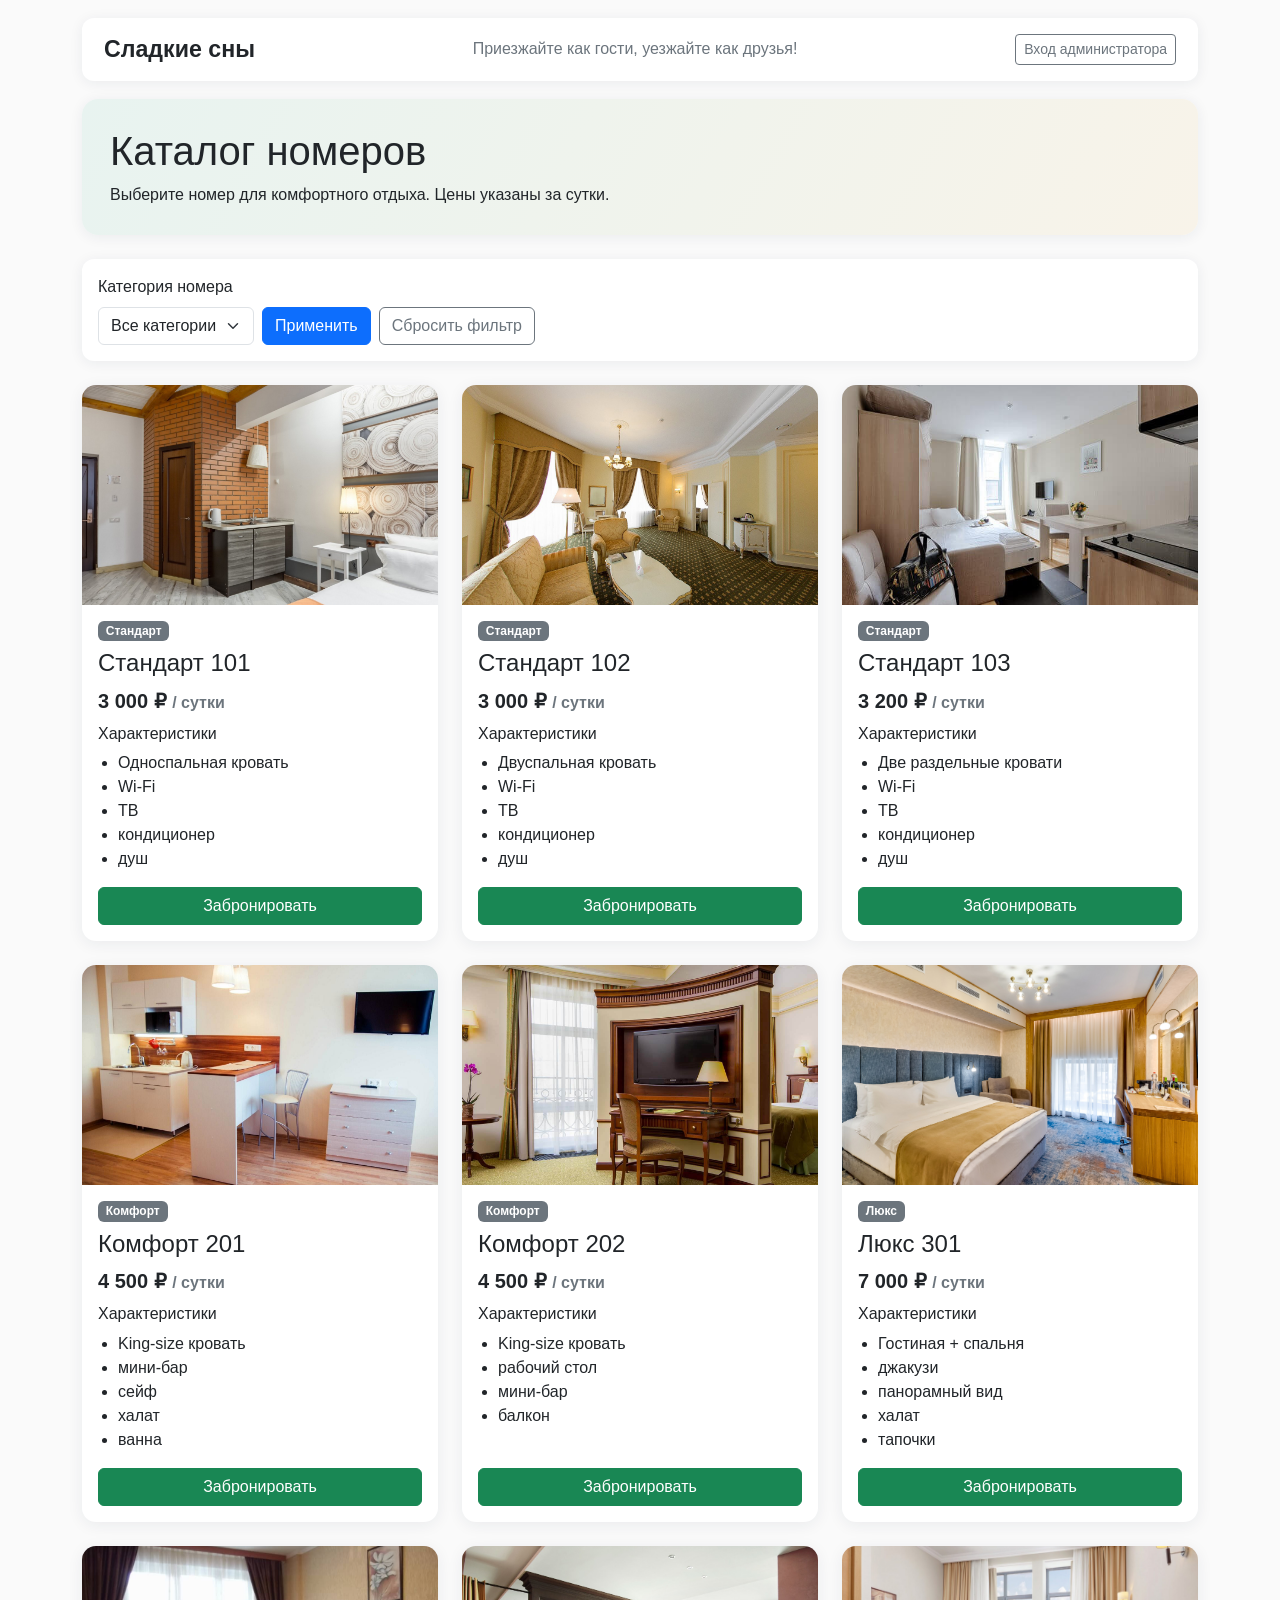
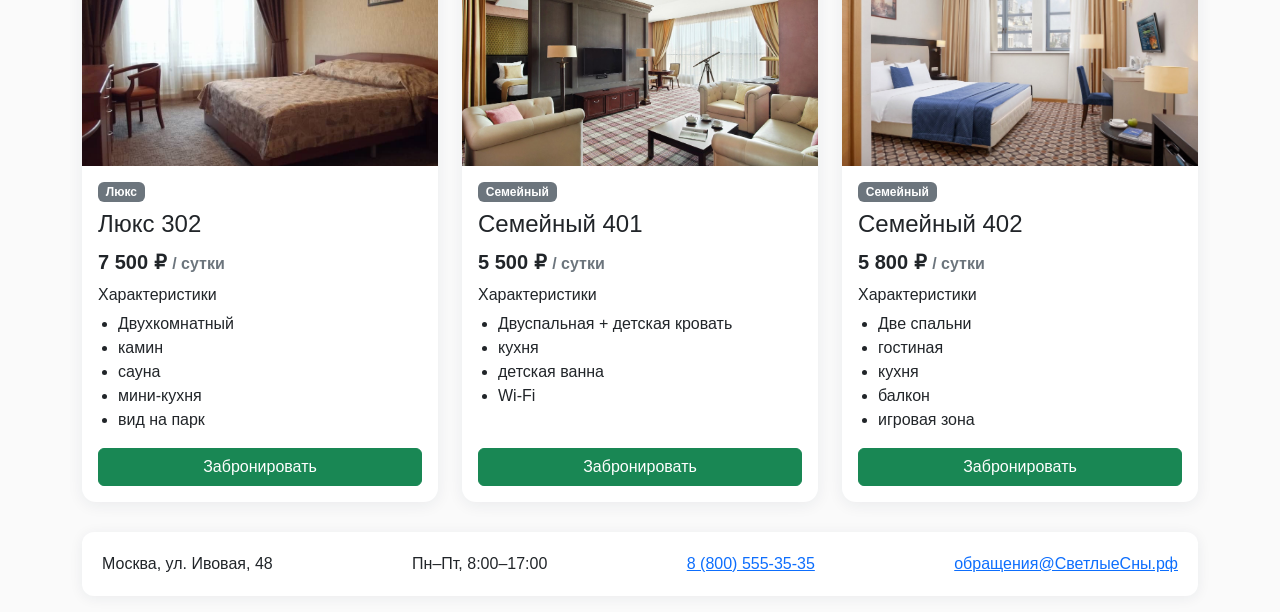
<file: index.html>
<!doctype html>
<html lang="ru">
<head>
<meta charset="utf-8">
<meta name="viewport" content="width=device-width,initial-scale=1">
<title>Сладкие сны — каталог номеров</title>
<link rel="stylesheet" href="https://cdn.jsdelivr.net/npm/bootstrap@5.3.2/dist/css/bootstrap.min.css">
<link rel="stylesheet" href="css/site.css">
<style>
body{background:#fafafa;font-family:Arial,sans-serif}
.site-header,footer,.panel,.hero{background:#fff;border-radius:12px;box-shadow:0 2px 14px rgba(23,43,77,.07)}
.site-header{margin:18px 0;padding:14px 22px}
.brand{font-size:1.45rem;font-weight:700;color:#212529;text-decoration:none}
.hero{background:linear-gradient(120deg,#e8f3f0,#f8f3e9);border-radius:16px;padding:28px;margin-bottom:24px}
.room-card{border:0;border-radius:14px;overflow:hidden;box-shadow:0 3px 16px rgba(23,43,77,.07);height:100%;transition:transform .3s}
.room-card:hover{transform:translateY(-5px)}
.room-card img{height:220px;object-fit:cover;background:#eee}
.room-card .card-body{display:flex;flex-direction:column}
.room-card .card-body ul{padding-left:20px}
.room-card .btn{margin-top:auto}
footer{margin:30px 0 16px;padding:20px}
.muted{color:#6c757d}
</style>
</head>
<body class="container">

<header class="site-header d-flex flex-wrap align-items-center justify-content-between gap-2">
  <a class="brand" href="index.html">Сладкие сны</a>
  <span class="muted">Приезжайте как гости, уезжайте как друзья!</span>
  <nav><a class="btn btn-outline-secondary btn-sm" href="login.html">Вход администратора</a></nav>
</header>

<section class="hero">
  <h1>Каталог номеров</h1>
  <p class="mb-0">Выберите номер для комфортного отдыха. Цены указаны за сутки.</p>
</section>

<form class="panel p-3 mb-4 d-flex flex-wrap align-items-end gap-2" id="filterForm">
  <div>
    <label class="form-label" for="category">Категория номера</label>
    <select class="form-select" id="category" name="category">
      <option value="0">Все категории</option>
      <option value="1">Стандарт</option>
      <option value="2">Комфорт</option>
      <option value="3">Люкс</option>
      <option value="4">Семейный</option>
    </select>
  </div>
  <button class="btn btn-primary" type="submit">Применить</button>
  <a class="btn btn-outline-secondary" href="index.html">Сбросить фильтр</a>
</form>

<div class="row g-4" id="roomsGrid"></div>

<footer class="d-flex flex-wrap justify-content-between gap-3">
  <span>Москва, ул. Ивовая, 48</span>
  <span>Пн–Пт, 8:00–17:00</span>
  <a href="tel:88005553535">8 (800) 555-35-35</a>
  <a href="mailto:обращения@СветлыеСны.рф">обращения@СветлыеСны.рф</a>
</footer>

<script>
const ROOMS = [
  {id:1,name:"Стандарт 101",category:"Стандарт",categoryId:1,price:3000,image:"img/room1.jpg",desc:"Односпальная кровать; Wi-Fi; ТВ; кондиционер; душ"},
  {id:2,name:"Стандарт 102",category:"Стандарт",categoryId:1,price:3000,image:"img/room2.jpg",desc:"Двуспальная кровать; Wi-Fi; ТВ; кондиционер; душ"},
  {id:3,name:"Стандарт 103",category:"Стандарт",categoryId:1,price:3200,image:"img/room3.jpg",desc:"Две раздельные кровати; Wi-Fi; ТВ; кондиционер; душ"},
  {id:4,name:"Комфорт 201",category:"Комфорт",categoryId:2,price:4500,image:"img/room4.jpg",desc:"King-size кровать; мини-бар; сейф; халат; ванна"},
  {id:5,name:"Комфорт 202",category:"Комфорт",categoryId:2,price:4500,image:"img/room5.jpg",desc:"King-size кровать; рабочий стол; мини-бар; балкон"},
  {id:6,name:"Люкс 301",category:"Люкс",categoryId:3,price:7000,image:"img/room6.jpg",desc:"Гостиная + спальня; джакузи; панорамный вид; халат; тапочки"},
  {id:7,name:"Люкс 302",category:"Люкс",categoryId:3,price:7500,image:"img/room7.jpg",desc:"Двухкомнатный; камин; сауна; мини-кухня; вид на парк"},
  {id:8,name:"Семейный 401",category:"Семейный",categoryId:4,price:5500,image:"img/room8.jpg",desc:"Двуспальная + детская кровать; кухня; детская ванна; Wi-Fi"},
  {id:9,name:"Семейный 402",category:"Семейный",categoryId:4,price:5800,image:"img/room9.jpg",desc:"Две спальни; гостиная; кухня; балкон; игровая зона"}
];

function fmt(n){return n.toLocaleString('ru-RU')+' ₽';}
function esc(s){return String(s).replace(/[&<>"']/g,c=>({'&':'&amp;','<':'&lt;','>':'&gt;','"':'&quot;',"'":'&#39;'}[c]));}

function render(catId){
  const grid=document.getElementById('roomsGrid');
  const list=catId?ROOMS.filter(r=>r.categoryId===catId):ROOMS;
  if(!list.length){grid.innerHTML='<div class="alert alert-info">Номера этой категории пока не добавлены.</div>';return;}
  grid.innerHTML=list.map(r=>{
    const feats=r.desc.split(';').map(f=>`<li>${esc(f.trim())}</li>`).join('');
    return `<div class="col-md-6 col-lg-4"><article class="card room-card">
      <img src="${esc(r.image)}" class="card-img-top" alt="${esc(r.name)}" onerror="this.style.background='#ccc';this.alt='Фото не загружено'">
      <div class="card-body">
        <span class="badge text-bg-secondary align-self-start">${esc(r.category)}</span>
        <h2 class="h4 mt-2">${esc(r.name)}</h2>
        <div class="fs-5 fw-bold mb-2">${fmt(r.price)} <small class="muted fs-6">/ сутки</small></div>
        <h3 class="h6">Характеристики</h3>
        <ul>${feats}</ul>
        <a class="btn btn-success" href="booking.html?room=${r.id}">Забронировать</a>
      </div></article></div>`;
  }).join('');
}

document.getElementById('filterForm').addEventListener('submit',e=>{
  e.preventDefault();
  render(parseInt(document.getElementById('category').value,10)||0);
});

const params=new URLSearchParams(location.search);
const initCat=parseInt(params.get('category')||'0',10);
if(initCat) document.getElementById('category').value=initCat;
render(initCat);
</script>
</body>
</html>
</file>
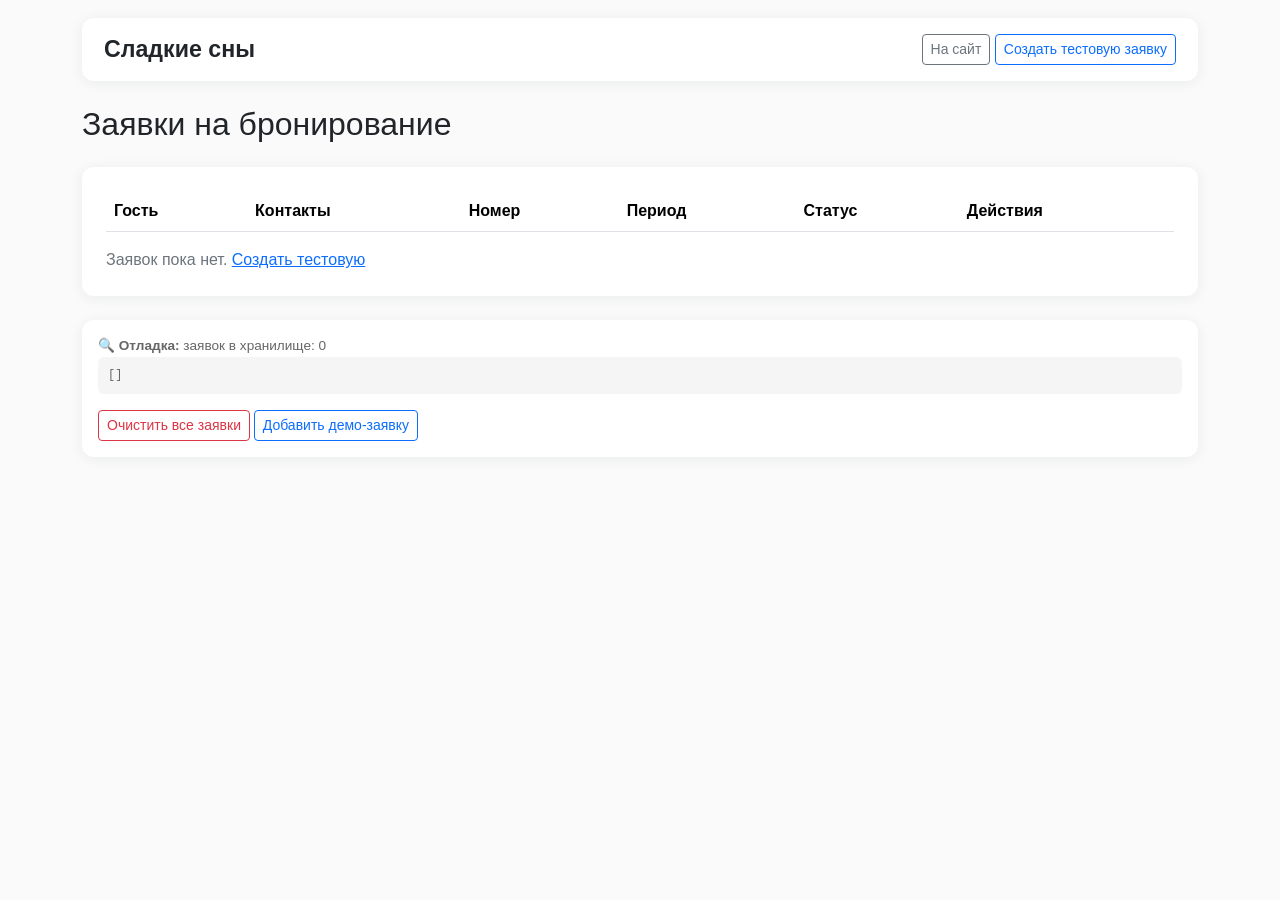
<file: admin.html>
<!doctype html>
<html lang="ru">
<head>
<meta charset="utf-8">
<meta name="viewport" content="width=device-width,initial-scale=1">
<title>Панель администратора</title>
<link rel="stylesheet" href="https://cdn.jsdelivr.net/npm/bootstrap@5.3.2/dist/css/bootstrap.min.css">
<style>
body{background:#fafafa;font-family:Arial,sans-serif}
.site-header,.panel,.debug-box{background:#fff;border-radius:12px;box-shadow:0 2px 14px rgba(23,43,77,.07)}
.site-header{margin:18px 0;padding:14px 22px}
.brand{font-size:1.45rem;font-weight:700;color:#212529;text-decoration:none}
.panel{margin:24px 0;padding:24px}
.debug-box{margin:24px 0;padding:16px;font-size:.85rem;color:#666}
.debug-box pre{background:#f5f5f5;padding:10px;border-radius:6px;overflow:auto;max-height:200px}
.status{display:inline-block;padding:4px 9px;border-radius:20px;font-size:.85rem}
.status-pending{background:#fff3cd;color:#664d03}
.status-approved{background:#d1e7dd;color:#0f5132}
.status-rejected{background:#f8d7da;color:#842029}
footer{margin:30px 0 16px;padding:20px;background:#fff;border-radius:12px}
.muted{color:#6c757d}
</style>
</head>
<body class="container">

<header class="site-header d-flex justify-content-between align-items-center">
  <a class="brand" href="index.html">Сладкие сны</a>
  <div>
    <a href="index.html" class="btn btn-outline-secondary btn-sm">На сайт</a>
    <a href="booking.html?room=1" class="btn btn-outline-primary btn-sm">Создать тестовую заявку</a>
  </div>
</header>

<main>
  <h1 class="h2 my-4">Заявки на бронирование</h1>

  <div class="panel">
    <div class="table-responsive">
      <table class="table table-hover">
        <thead><tr><th>Гость</th><th>Контакты</th><th>Номер</th><th>Период</th><th>Статус</th><th>Действия</th></tr></thead>
        <tbody id="bookingsBody"></tbody>
      </table>
    </div>
    <p id="emptyMsg" class="muted mb-0 d-none">Заявок пока нет. <a href="booking.html?room=1">Создать тестовую</a></p>
  </div>

  <div class="debug-box">
    <strong>🔍 Отладка:</strong> заявок в хранилище: <span id="debugCount">0</span>
    <pre id="debugData">[]</pre>
    <button class="btn btn-sm btn-outline-danger" onclick="if(confirm('Удалить все заявки?')){localStorage.removeItem('hotel_bookings');location.reload();}">Очистить все заявки</button>
    <button class="btn btn-sm btn-outline-primary" onclick="addDemo()">Добавить демо-заявку</button>
  </div>
</main>

<script>
const STATUS = {pending:"На рассмотрении", approved:"Одобрена", rejected:"Отклонена"};

function esc(s){return String(s).replace(/[&<>"']/g,c=>({'&':'&amp;','<':'&lt;','>':'&gt;','"':'&quot;',"'":'&#39;'}[c]));}
function fmtDate(s){if(!s)return '';const [y,m,d]=s.split('-');return `${d}.${m}.${y}`;}

function updateDebug(){
  const data = JSON.parse(localStorage.getItem('hotel_bookings') || '[]');
  document.getElementById('debugCount').textContent = data.length;
  document.getElementById('debugData').textContent = JSON.stringify(data, null, 2);
}

function render(){
  const bookings = JSON.parse(localStorage.getItem('hotel_bookings') || '[]');
  const tbody = document.getElementById('bookingsBody');
  const emptyMsg = document.getElementById('emptyMsg');

  updateDebug();

  if(!bookings.length){
    emptyMsg.classList.remove('d-none');
    tbody.innerHTML = '';
    return;
  }

  emptyMsg.classList.add('d-none');
  tbody.innerHTML = bookings.map(b=>`
    <tr>
      <td>${esc(b.last_name+' '+b.first_name)}</td>
      <td>${esc(b.phone)}<br><small>${esc(b.email)}</small></td>
      <td>${esc(b.room)}<br><small>${esc(b.category)}</small></td>
      <td>${fmtDate(b.check_in)}–${fmtDate(b.check_out)}</td>
      <td><span class="status status-${b.status}">${STATUS[b.status]||b.status}</span></td>
      <td>
        <div class="d-flex flex-wrap gap-1">
          ${b.status==='pending'
            ? `<button class="btn btn-success btn-sm" onclick="updateStatus(${b.id},'approved')">Одобрить</button>
               <button class="btn btn-warning btn-sm" onclick="updateStatus(${b.id},'rejected')">Отклонить</button>`
            : ''}
          <button class="btn btn-danger btn-sm" onclick="deleteBooking(${b.id})">Удалить</button>
        </div>
      </td>
    </tr>`).join('');
}

function updateStatus(id, status){
  const bookings = JSON.parse(localStorage.getItem('hotel_bookings') || '[]');
  const idx = bookings.findIndex(b=>b.id===id);
  if(idx!==-1){
    bookings[idx].status = status;
    localStorage.setItem('hotel_bookings', JSON.stringify(bookings));
    render();
  }
}

function deleteBooking(id){
  if(!confirm('Удалить заявку?')) return;
  const bookings = JSON.parse(localStorage.getItem('hotel_bookings') || '[]');
  localStorage.setItem('hotel_bookings', JSON.stringify(bookings.filter(b=>b.id!==id)));
  render();
}

function addDemo(){
  const bookings = JSON.parse(localStorage.getItem('hotel_bookings') || '[]');
  bookings.push({
    id: Date.now(),
    room_id: 1,
    room: "Стандарт 101",
    category: "Стандарт",
    first_name: "Иван",
    last_name: "Тестов",
    phone: "+7(999)123-45-67",
    email: "test@mail.ru",
    check_in: "2026-11-20",
    check_out: "2026-11-23",
    status: "pending",
    created_at: new Date().toISOString()
  });
  localStorage.setItem('hotel_bookings', JSON.stringify(bookings));
  render();
}

render();
</script>
</body>
</html>
</file>
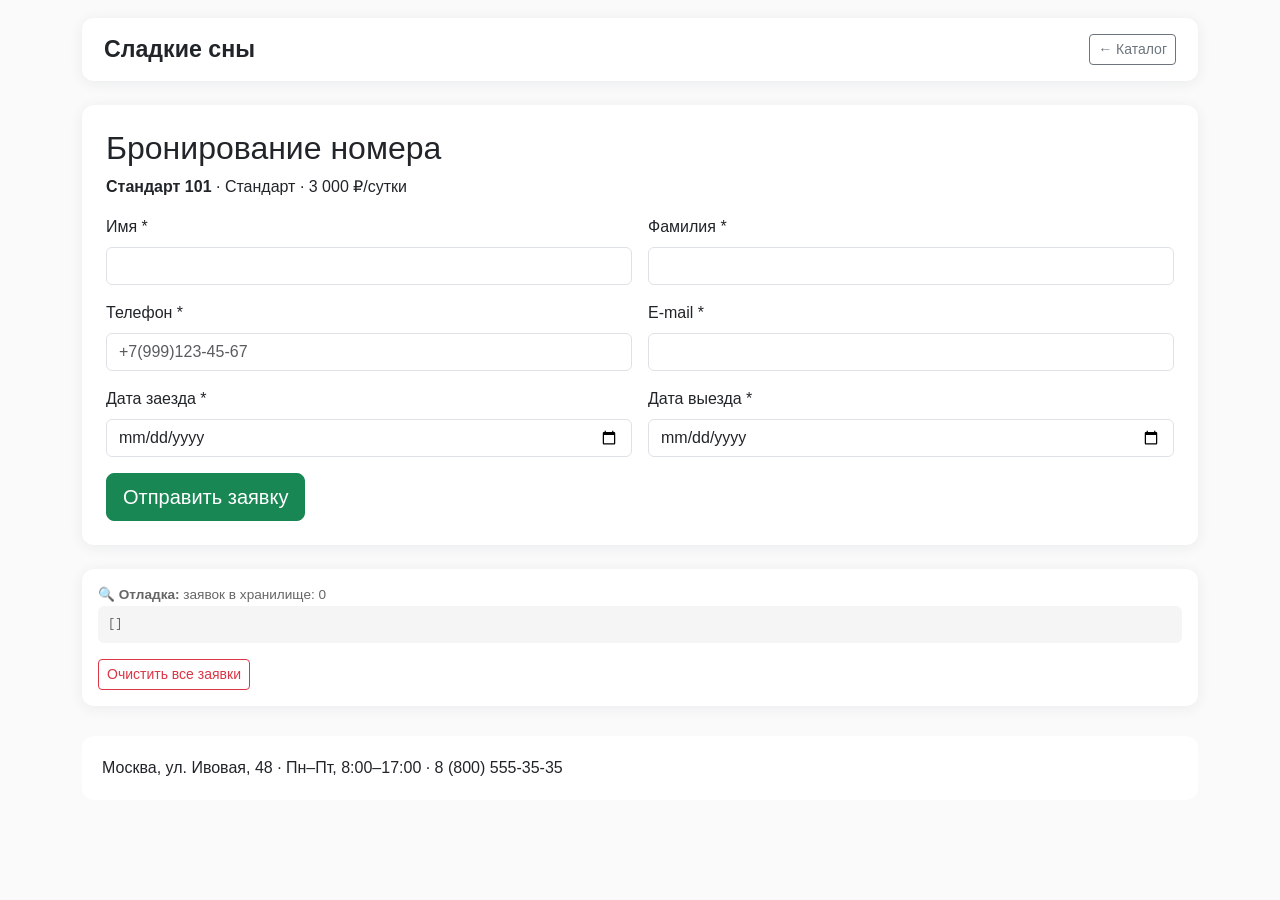
<file: booking.html>
<!doctype html>
<html lang="ru">
<head>
<meta charset="utf-8">
<meta name="viewport" content="width=device-width,initial-scale=1">
<title>Бронирование — Сладкие сны</title>
<link rel="stylesheet" href="https://cdn.jsdelivr.net/npm/bootstrap@5.3.2/dist/css/bootstrap.min.css">
<style>
body{background:#fafafa;font-family:Arial,sans-serif}
.site-header,.form-panel,.debug-box{background:#fff;border-radius:12px;box-shadow:0 2px 14px rgba(23,43,77,.07)}
.site-header{margin:18px 0;padding:14px 22px}
.brand{font-size:1.45rem;font-weight:700;color:#212529;text-decoration:none}
.form-panel{margin:24px 0;padding:24px}
.debug-box{margin:24px 0;padding:16px;font-size:.85rem;color:#666}
.debug-box pre{background:#f5f5f5;padding:10px;border-radius:6px;overflow:auto;max-height:200px}
footer{margin:30px 0 16px;padding:20px;background:#fff;border-radius:12px}
.muted{color:#6c757d}
</style>
</head>
<body class="container">

<header class="site-header d-flex justify-content-between align-items-center">
  <a class="brand" href="index.html">Сладкие сны</a>
  <a href="index.html" class="btn btn-outline-secondary btn-sm">← Каталог</a>
</header>

<main class="form-panel">
  <h1 class="h2">Бронирование номера</h1>
  <p id="roomInfo"></p>

  <div id="successBlock" class="alert alert-success d-none">
    ✅ <strong>Заявка сохранена!</strong> Теперь откройте <a href="admin.html">панель администратора</a> — она там появится.
    <br><br>
    <a class="btn btn-primary" href="index.html">Вернуться в каталог</a>
    <a class="btn btn-outline-primary" href="admin.html">Открыть админку →</a>
  </div>

  <div id="errorBlock" class="alert alert-danger d-none"></div>

  <form id="bookingForm" class="row g-3">
    <input type="hidden" name="room_id" id="room_id">
    <div class="col-md-6">
      <label class="form-label">Имя *</label>
      <input class="form-control" name="first_name" required>
    </div>
    <div class="col-md-6">
      <label class="form-label">Фамилия *</label>
      <input class="form-control" name="last_name" required>
    </div>
    <div class="col-md-6">
      <label class="form-label">Телефон *</label>
      <input class="form-control" name="phone" type="tel" placeholder="+7(999)123-45-67" required>
    </div>
    <div class="col-md-6">
      <label class="form-label">E-mail *</label>
      <input class="form-control" type="email" name="email" required>
    </div>
    <div class="col-md-6">
      <label class="form-label">Дата заезда *</label>
      <input class="form-control" type="date" name="check_in" id="check_in" required>
    </div>
    <div class="col-md-6">
      <label class="form-label">Дата выезда *</label>
      <input class="form-control" type="date" name="check_out" id="check_out" required>
    </div>
    <div class="col-12">
      <button type="submit" class="btn btn-success btn-lg">Отправить заявку</button>
    </div>
  </form>
</main>

<div class="debug-box">
  <strong>🔍 Отладка:</strong> заявок в хранилище: <span id="debugCount">0</span>
  <pre id="debugData">[]</pre>
  <button class="btn btn-sm btn-outline-danger" onclick="if(confirm('Удалить все заявки?')){localStorage.removeItem('hotel_bookings');location.reload();}">Очистить все заявки</button>
</div>

<footer>Москва, ул. Ивовая, 48 · Пн–Пт, 8:00–17:00 · 8 (800) 555-35-35</footer>

<script>
const ROOMS = {
  1:{name:"Стандарт 101",category:"Стандарт",price:3000},
  2:{name:"Стандарт 102",category:"Стандарт",price:3000},
  3:{name:"Стандарт 103",category:"Стандарт",price:3200},
  4:{name:"Комфорт 201",category:"Комфорт",price:4500},
  5:{name:"Комфорт 202",category:"Комфорт",price:4500},
  6:{name:"Люкс 301",category:"Люкс",price:7000},
  7:{name:"Люкс 302",category:"Люкс",price:7500},
  8:{name:"Семейный 401",category:"Семейный",price:5500},
  9:{name:"Семейный 402",category:"Семейный",price:5800}
};

function today(){ return new Date().toISOString().slice(0,10); }
function tomorrow(){ const d=new Date(); d.setDate(d.getDate()+1); return d.toISOString().slice(0,10); }

function updateDebug(){
  const data = JSON.parse(localStorage.getItem('hotel_bookings') || '[]');
  document.getElementById('debugCount').textContent = data.length;
  document.getElementById('debugData').textContent = JSON.stringify(data, null, 2);
}

const params = new URLSearchParams(location.search);
const roomId = parseInt(params.get('room')||'1',10);
const room = ROOMS[roomId] || ROOMS[1];

document.getElementById('roomInfo').innerHTML =
  `<strong>${room.name}</strong> · ${room.category} · ${room.price.toLocaleString('ru-RU')} ₽/сутки`;
document.getElementById('room_id').value = roomId;
document.getElementById('check_in').min = today();
document.getElementById('check_out').min = tomorrow();

updateDebug();

document.getElementById('bookingForm').addEventListener('submit', function(e){
  e.preventDefault();
  const fd = new FormData(this);
  const first = fd.get('first_name').trim();
  const last  = fd.get('last_name').trim();
  const phone = fd.get('phone').trim();
  const email = fd.get('email').trim();
  const inD   = fd.get('check_in');
  const outD  = fd.get('check_out');

  if(!first || !last) return alert('Введите имя и фамилию');
  if(!phone) return alert('Введите телефон');
  if(!email) return alert('Введите email');
  if(!inD || inD < today()) return alert('Дата заезда не может быть раньше сегодняшней');
  if(!outD || outD <= inD) return alert('Дата выезда должна быть позже даты заезда');

  const bookings = JSON.parse(localStorage.getItem('hotel_bookings') || '[]');
  bookings.push({
    id: Date.now(),
    room_id: roomId,
    room: room.name,
    category: room.category,
    first_name: first,
    last_name: last,
    phone: phone,
    email: email,
    check_in: inD,
    check_out: outD,
    status: 'pending',
    created_at: new Date().toISOString()
  });
  localStorage.setItem('hotel_bookings', JSON.stringify(bookings));

  this.style.display = 'none';
  document.getElementById('successBlock').classList.remove('d-none');
  updateDebug();
});
</script>
</body>
</html>
</file>
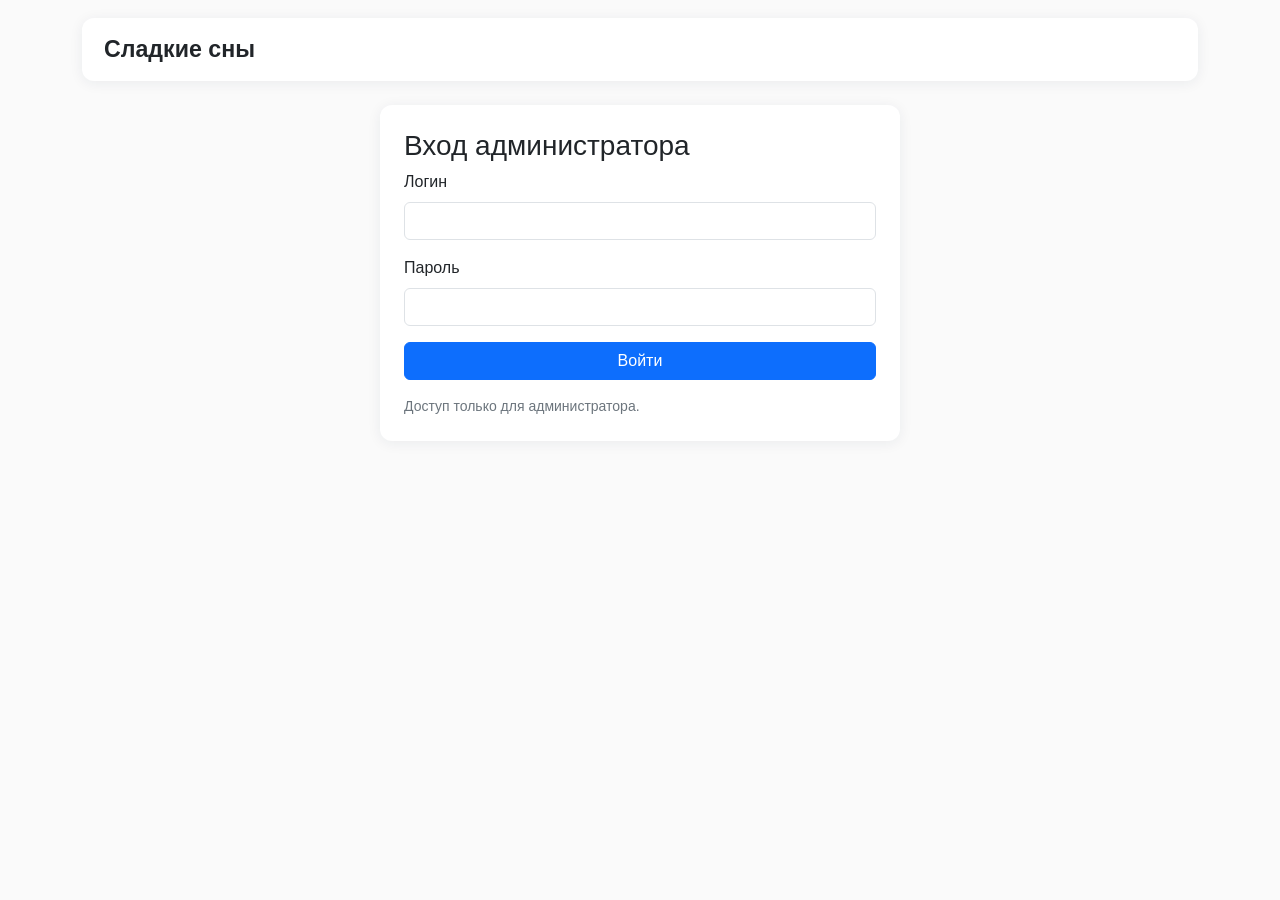
<file: login.html>
<!doctype html>
<html lang="ru">
<head>
<meta charset="utf-8">
<meta name="viewport" content="width=device-width,initial-scale=1">
<title>Вход администратора</title>
<link rel="stylesheet" href="https://cdn.jsdelivr.net/npm/bootstrap@5.3.2/dist/css/bootstrap.min.css">
<link rel="stylesheet" href="css/site.css">
<style>
body{background:#fafafa;font-family:Arial,sans-serif}
.site-header,.form-panel{background:#fff;border-radius:12px;box-shadow:0 2px 14px rgba(23,43,77,.07)}
.site-header{margin:18px 0;padding:14px 22px}
.brand{font-size:1.45rem;font-weight:700;color:#212529;text-decoration:none}
.form-panel{margin:24px auto;padding:24px;max-width:520px}
.muted{color:#6c757d}
</style>
</head>
<body class="container">

<header class="site-header"><a class="brand" href="index.html">Сладкие сны</a></header>

<main class="form-panel">
  <h1 class="h3">Вход администратора</h1>
  <div id="error" class="alert alert-danger d-none"></div>
  <form id="loginForm">
    <label class="form-label">Логин</label>
    <input class="form-control mb-3" name="username" required>
    <label class="form-label">Пароль</label>
    <input class="form-control mb-3" type="password" name="password" required>
    <button class="btn btn-primary w-100">Войти</button>
  </form>
  <p class="muted small mt-3 mb-0">Доступ только для администратора.</p>
</main>

<script>
document.getElementById('loginForm').addEventListener('submit', e=>{
  e.preventDefault();
  const fd = new FormData(e.target);
  const u = fd.get('username'), p = fd.get('password');
  const err = document.getElementById('error');
  if(u === 'hotel123' && p === 'adminHotel'){
    sessionStorage.setItem('hotel_admin','1');
    location.href = 'admin.html';
  } else {
    err.textContent = 'Неверный логин или пароль.';
    err.classList.remove('d-none');
  }
});
</script>
</body>
</html>
</file>
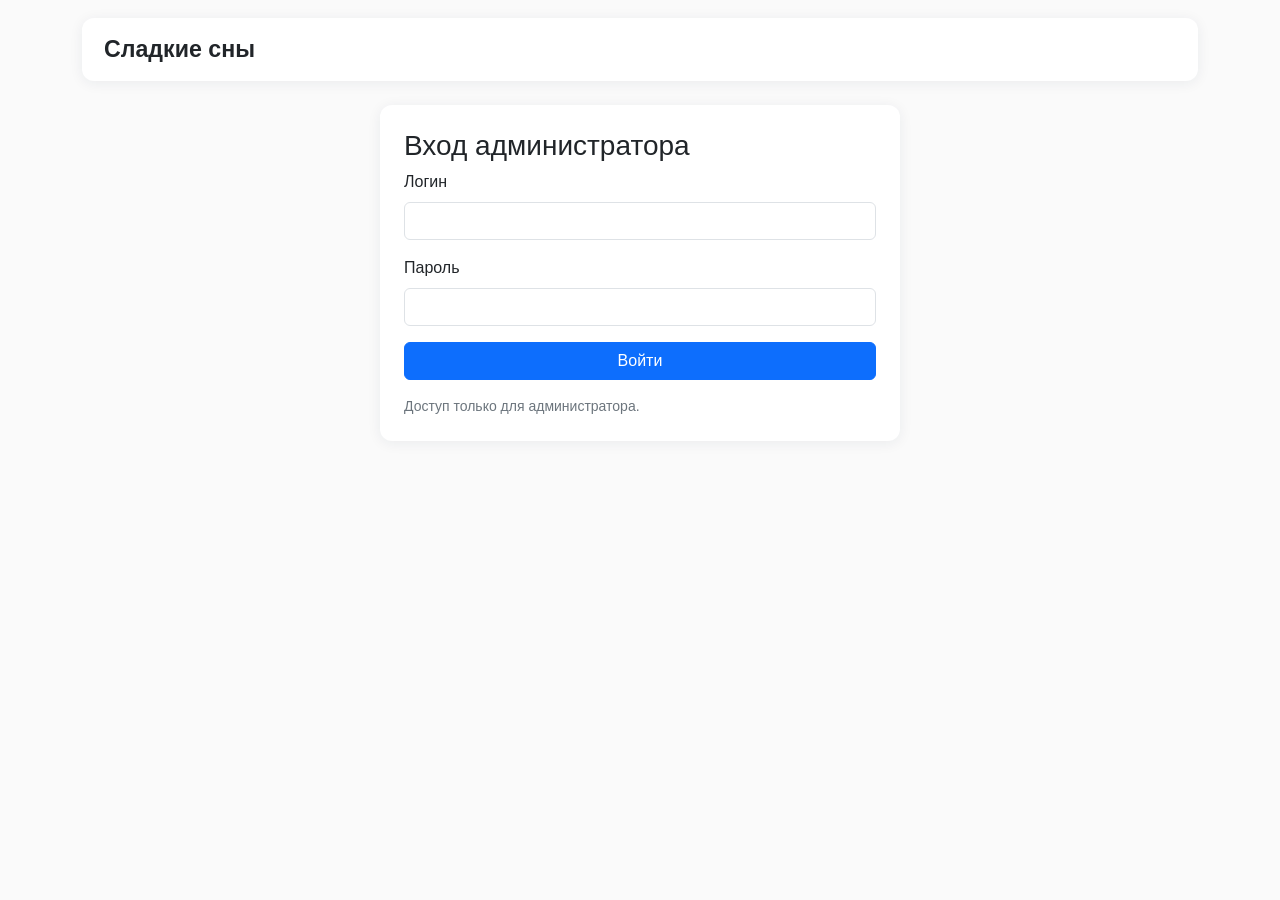
<file: logout.html>
<!doctype html>
<html lang="ru">
<head>
<meta charset="utf-8">
<meta http-equiv="refresh" content="0; url=login.html">
<title>Выход</title>
</head>
<body>
<script>sessionStorage.clear(); location.href='login.html';</script>
</body>
</html>
</file>
<file: css/site.css>
body {
  background: #fafafa;
  color: #212529;
  font-family: "Golos", Arial, sans-serif;
}

@font-face {
  font-family: Golos;
  src: url("../fonts/GolosText-Regular.ttf");
}
@font-face {
  font-family: Golos;
  src: url("../fonts/GolosText-Medium.ttf");
  font-weight: 500;
}
@font-face {
  font-family: Golos;
  src: url("../fonts/GolosText-Bold.ttf");
  font-weight: 700;
}

.site-header, footer, .panel {
  background: #fff;
  border-radius: 12px;
  box-shadow: 0 2px 14px #172b4d12;
}

.site-header {
  margin: 18px 0;
  padding: 14px 22px;
}

.brand {
  font-size: 1.45rem;
  font-weight: 700;
  color: #212529;
  text-decoration: none;
}

.hero {
  background: linear-gradient(120deg, #e8f3f0, #f8f3e9);
  border-radius: 16px;
  padding: 28px;
  margin-bottom: 24px;
}

.room-card {
  border: 0;
  border-radius: 14px;
  overflow: hidden;
  box-shadow: 0 3px 16px #172b4d12;
  height: 100%;
}

.room-card img {
  height: 220px;
  object-fit: cover;
}

.room-card .card-body {
  display: flex;
  flex-direction: column;
}

.room-card .card-body ul {
  padding-left: 20px;
}

.room-card .btn {
  margin-top: auto;
}

footer {
  margin: 30px 0 16px;
  padding: 20px;
}

.form-panel {
  background: white;
  border-radius: 14px;
  padding: 24px;
  box-shadow: 0 3px 16px #172b4d12;
}

.muted {
  color: #6c757d;
}

.status {
  display: inline-block;
  padding: 4px 9px;
  border-radius: 20px;
  font-size: .85rem;
}

.status-pending {
  background: #fff3cd;
  color: #664d03;
}

.status-approved {
  background: #d1e7dd;
  color: #0f5132;
}

.status-rejected {
  background: #f8d7da;
  color: #842029;
}

.table td, .table th {
  vertical-align: middle;
}

@media (max-width: 600px) {
  .hero {
    padding: 20px;
  }
  .site-header {
    padding: 12px;
  }
}
</file>
